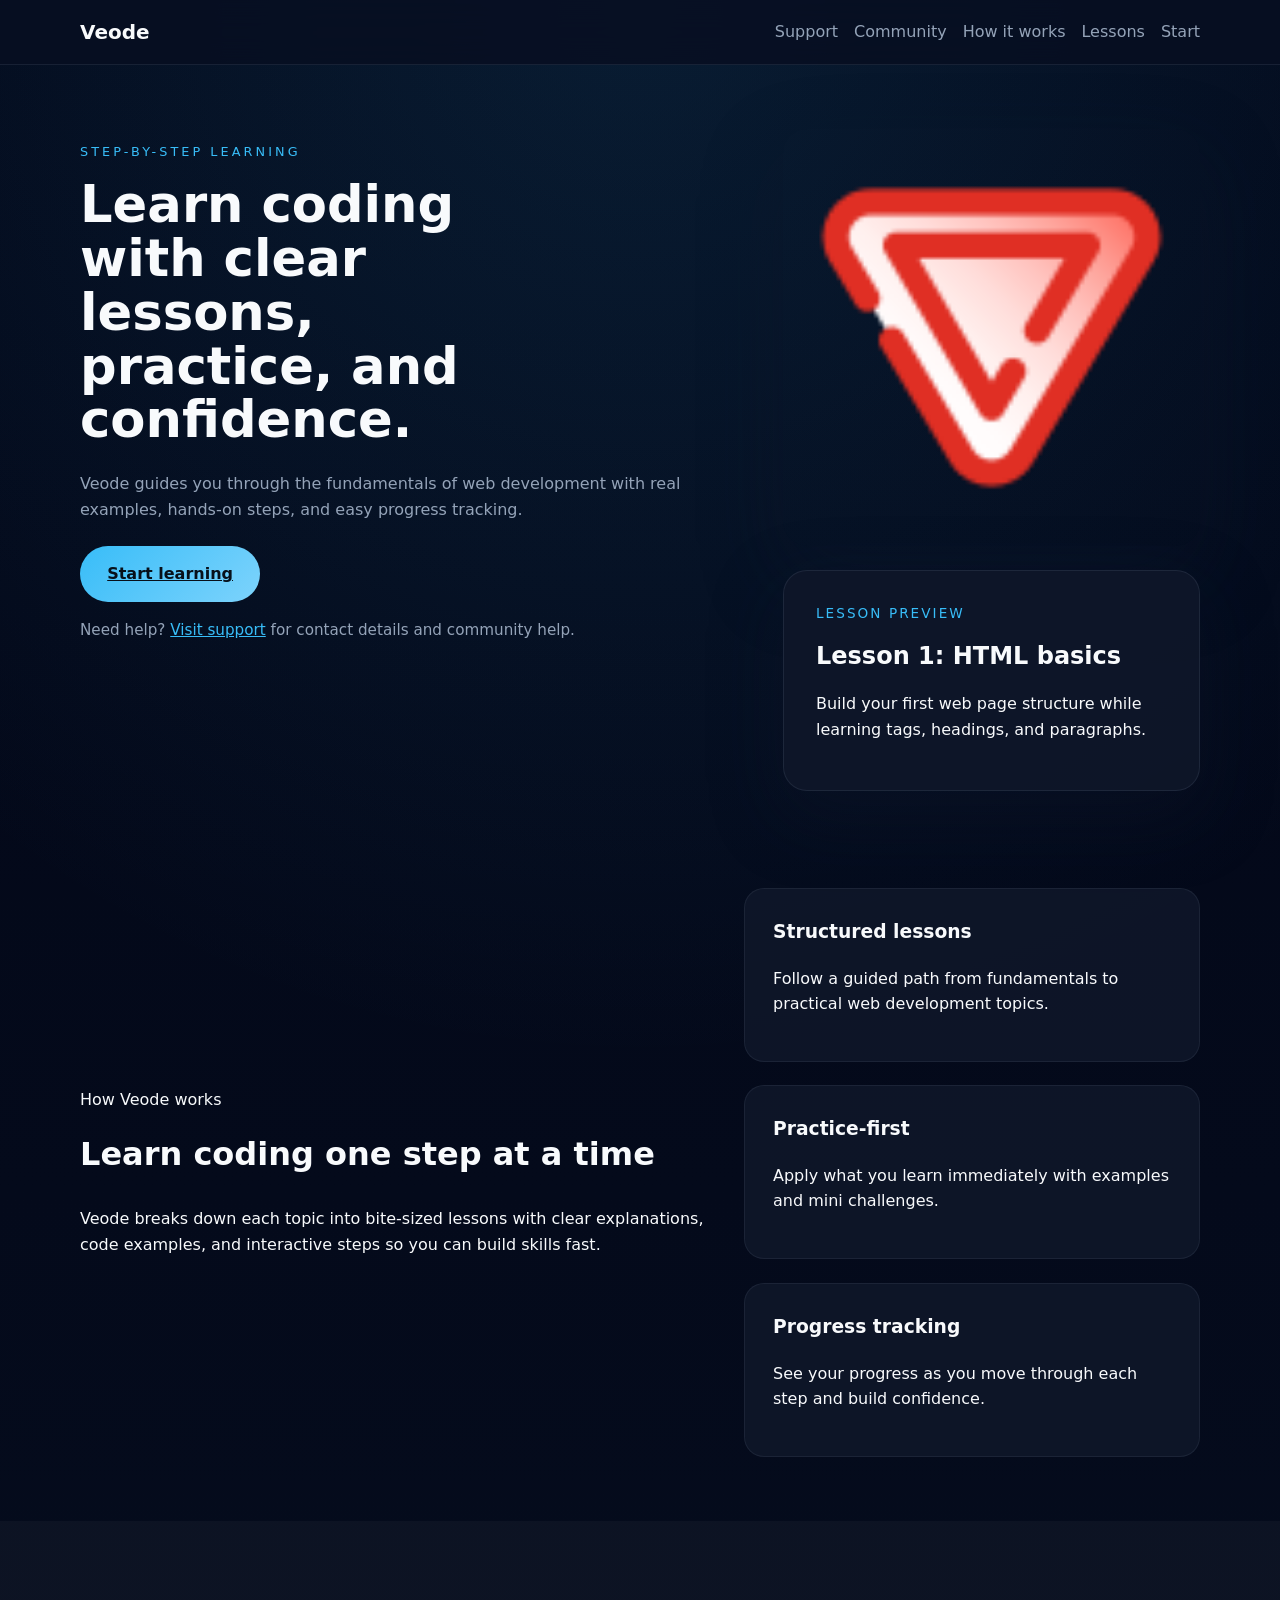
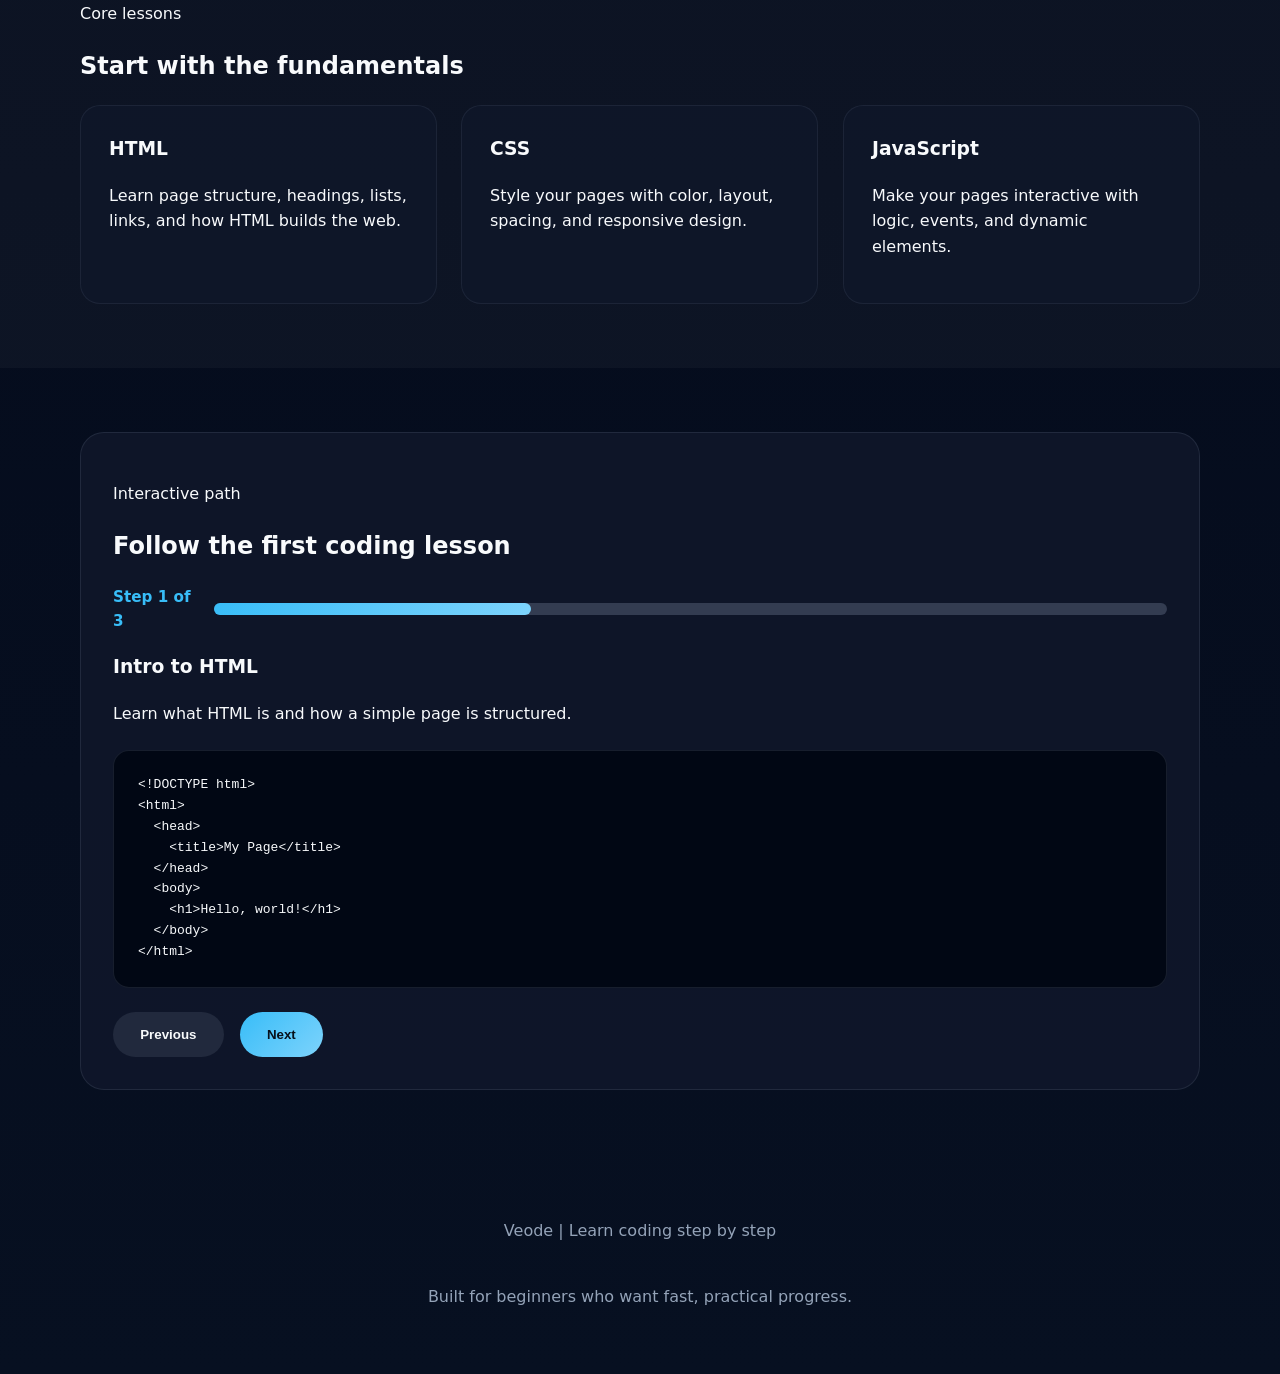
<file: index.html>
<!DOCTYPE html>
<html lang="en">
  <head>
    <meta charset="UTF-8" />
    <meta name="viewport" content="width=device-width, initial-scale=1.0" />
    <title>Veode | Learn Coding Step by Step</title>
    <link rel="icon" type="image/png" href="veode.png" />
    <link rel="stylesheet" href="style.css" />
  </head>
  <body>
    <header class="site-header">
      <div class="container header-inner">
        <a class="brand" href="#home">Veode</a>
        <button class="nav-toggle" aria-expanded="false" aria-label="Open navigation">
          <span></span>
        </button>
        <nav class="site-nav">
          <button class="nav-close" aria-label="Close navigation">×</button>
          <a href="support/">Support</a>
          <a href="community/">Community</a>
          <a href="#how-it-works">How it works</a>
          <a href="#lessons">Lessons</a>
          <a href="#start">Start</a>
        </nav>
      </div>
    </header>
    <div class="nav-backdrop" aria-hidden="true"></div>

    <main>
      <section class="hero animate fade-up" id="home">
        <div class="container hero-content">
          <div class="hero-copy-group">
            <p class="eyebrow">Step-by-step learning</p>
            <h1>Learn coding with clear lessons, practice, and confidence.</h1>
            <p class="hero-copy">
              Veode guides you through the fundamentals of web development with real examples, hands-on steps, and easy progress tracking.
            </p>
            <a class="btn btn-primary" href="#start">Start learning</a>
            <p class="support-note">
              Need help? <a href="support/">Visit support</a> for contact details and community help.
            </p>
          </div>
          <div class="hero-media">
            <img class="hero-image" src="veode.png" alt="Veode main illustration" />
            <div class="hero-card animate fade-up">
              <p class="card-label">Lesson preview</p>
              <h2>Lesson 1: HTML basics</h2>
              <p>Build your first web page structure while learning tags, headings, and paragraphs.</p>
            </div>
          </div>
        </div>
      </section>

      <section class="section" id="how-it-works">
        <div class="container section-grid">
          <div class="section-text">
            <p class="eyebrow">How Veode works</p>
            <h2>Learn coding one step at a time</h2>
            <p>
              Veode breaks down each topic into bite-sized lessons with clear explanations, code examples, and interactive steps so you can build skills fast.
            </p>
          </div>
          <div class="feature-cards">
            <article class="feature-card animate fade-up">
              <h3>Structured lessons</h3>
              <p>Follow a guided path from fundamentals to practical web development topics.</p>
            </article>
            <article class="feature-card animate fade-up">
              <h3>Practice-first</h3>
              <p>Apply what you learn immediately with examples and mini challenges.</p>
            </article>
            <article class="feature-card animate fade-up">
              <h3>Progress tracking</h3>
              <p>See your progress as you move through each step and build confidence.</p>
            </article>
          </div>
        </div>
      </section>

      <section class="section section-alt" id="lessons">
        <div class="container">
          <p class="eyebrow">Core lessons</p>
          <h2>Start with the fundamentals</h2>
          <div class="lesson-grid">
            <article class="lesson-card animate fade-up">
              <h3>HTML</h3>
              <p>Learn page structure, headings, lists, links, and how HTML builds the web.</p>
            </article>
            <article class="lesson-card animate fade-up">
              <h3>CSS</h3>
              <p>Style your pages with color, layout, spacing, and responsive design.</p>
            </article>
            <article class="lesson-card animate fade-up">
              <h3>JavaScript</h3>
              <p>Make your pages interactive with logic, events, and dynamic elements.</p>
            </article>
          </div>
        </div>
      </section>

      <section class="section animate fade-up" id="start">
        <div class="container step-section">
          <div class="step-panel animate fade-up">
            <p class="eyebrow">Interactive path</p>
            <h2>Follow the first coding lesson</h2>
            <div class="step-overview">
              <span id="step-number">Step 1</span>
              <progress id="step-progress" value="1" max="3"></progress>
            </div>
            <h3 id="step-title">Intro to HTML</h3>
            <p id="step-description">Learn what HTML is and how a simple page is structured.</p>
            <pre class="code-block" id="step-code"><code>&lt;!DOCTYPE html&gt;
&lt;html&gt;
  &lt;head&gt;&lt;title&gt;My Page&lt;/title&gt;&lt;/head&gt;
  &lt;body&gt;
    &lt;h1&gt;Hello, world!&lt;/h1&gt;
  &lt;/body&gt;
&lt;/html&gt;</code></pre>
            <div class="step-actions">
              <button class="btn btn-secondary" id="prev-step">Previous</button>
              <button class="btn btn-primary" id="next-step">Next</button>
            </div>
          </div>
        </div>
      </section>
    </main>

    <footer class="site-footer">
      <div class="container footer-inner">
        <p>Veode | Learn coding step by step</p>
        <p>Built for beginners who want fast, practical progress.</p>
      </div>
    </footer>

    <script src="script.js"></script>
  </body>
</html>
</file>
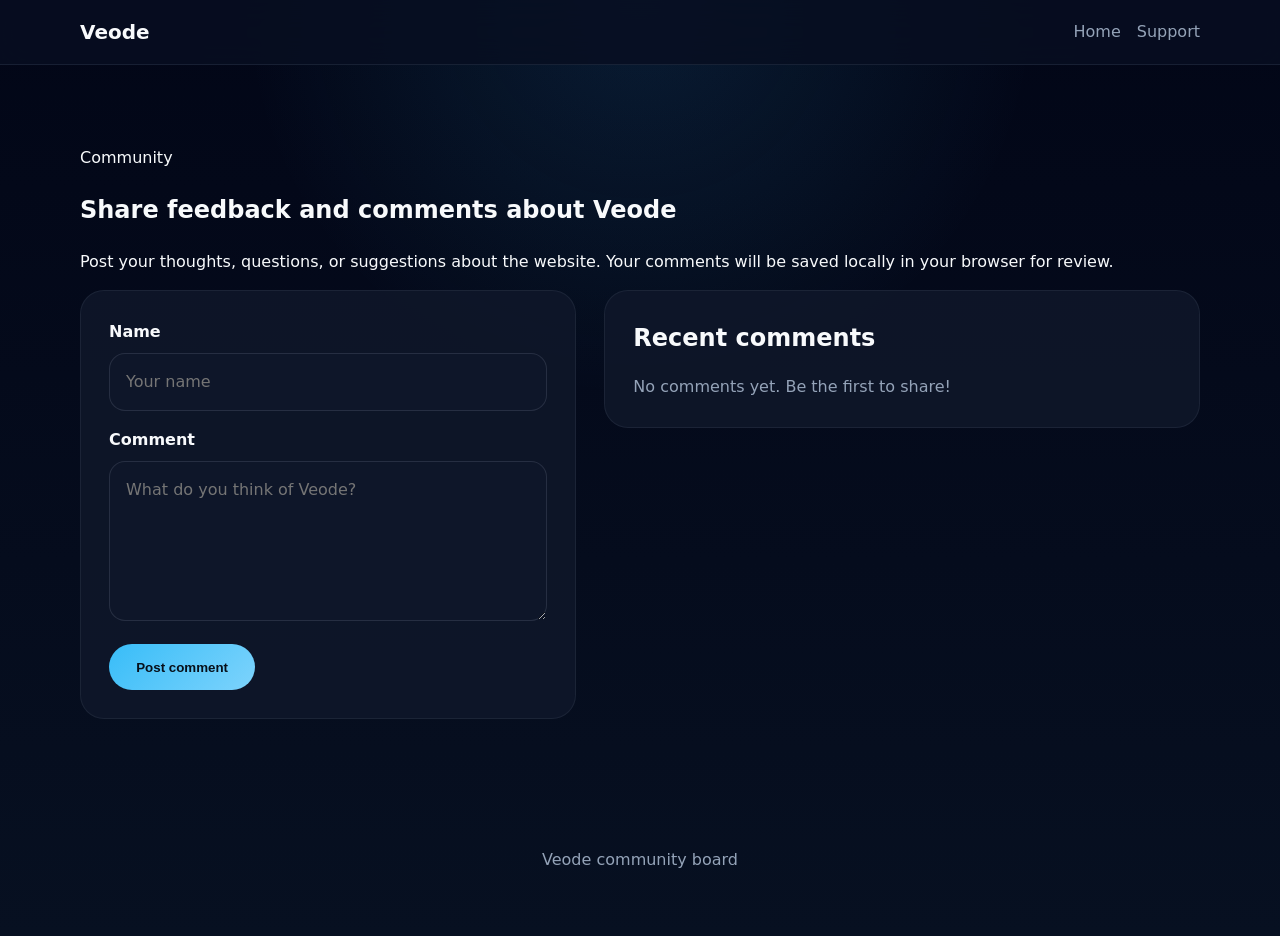
<file: community/index.html>
<!DOCTYPE html>
<html lang="en">
  <head>
    <meta charset="UTF-8" />
    <meta name="viewport" content="width=device-width, initial-scale=1.0" />
    <title>Veode Community</title>
    <link rel="icon" type="image/png" href="../veode.png" />
    <link rel="stylesheet" href="../style.css" />
  </head>
  <body>
    <header class="site-header">
      <div class="container header-inner">
        <a class="brand" href="../">Veode</a>
        <nav class="site-nav">
          <a href="../">Home</a>
          <a href="../support/">Support</a>
        </nav>
      </div>
    </header>

    <main>
      <section class="section animate fade-up">
        <div class="container">
          <p class="eyebrow">Community</p>
          <h1>Share feedback and comments about Veode</h1>
          <p>
            Post your thoughts, questions, or suggestions about the website. Your comments will be saved locally in your browser for review.
          </p>
          <div class="community-content">
            <form class="community-form" id="community-form">
              <label for="comment-name">Name</label>
              <input id="comment-name" type="text" placeholder="Your name" required />
              <label for="comment-message">Comment</label>
              <textarea id="comment-message" rows="5" placeholder="What do you think of Veode?" required></textarea>
              <button class="btn btn-primary" type="submit">Post comment</button>
            </form>

            <div class="comment-panel">
              <h2>Recent comments</h2>
              <div class="comment-list" id="comment-list">
                <p class="comment-empty">No comments yet. Be the first to share!</p>
              </div>
            </div>
          </div>
        </div>
      </section>
    </main>

    <footer class="site-footer">
      <div class="container footer-inner">
        <p>Veode community board</p>
      </div>
    </footer>
    <script src="../script.js"></script>
  </body>
</html>
</file>
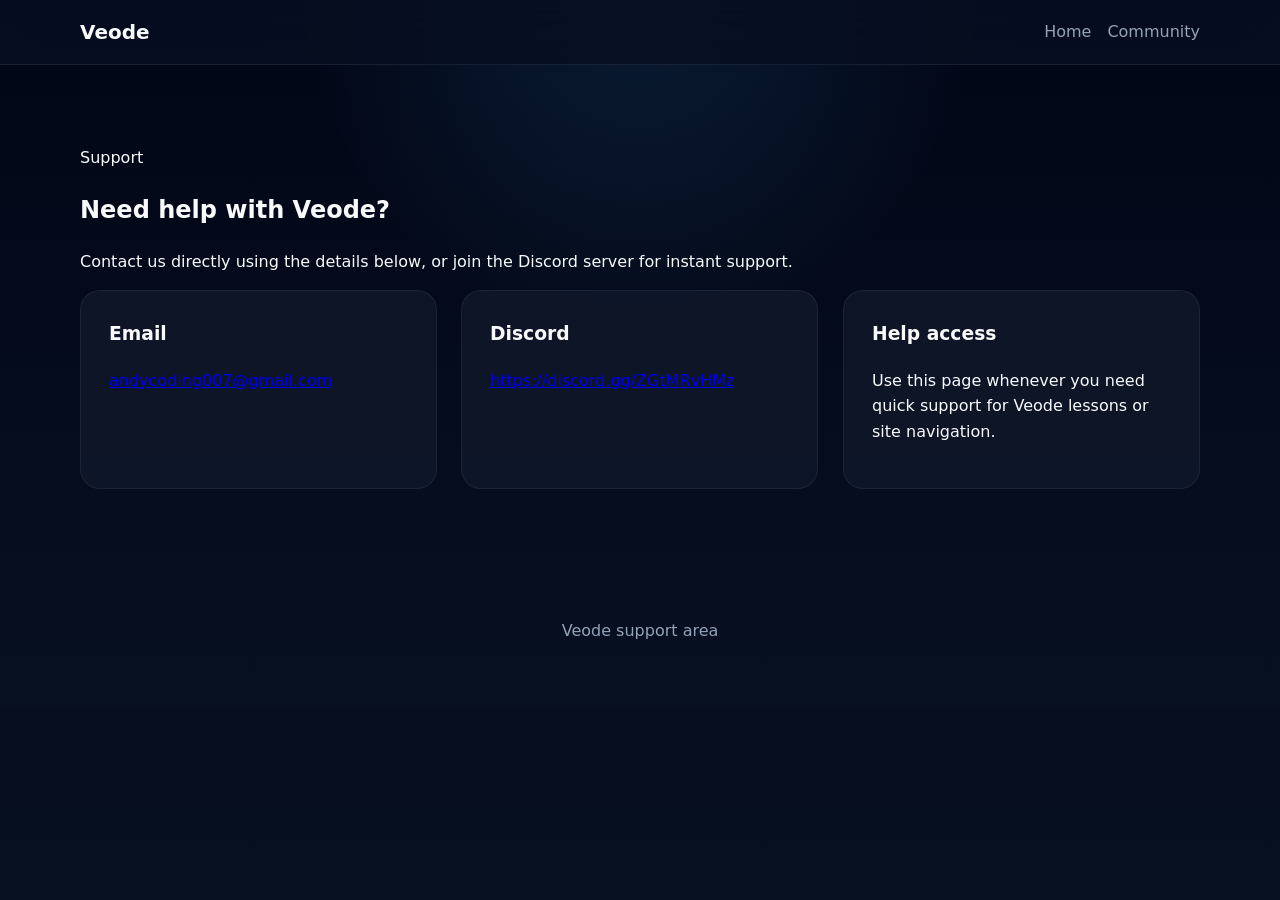
<file: support/index.html>
<!DOCTYPE html>
<html lang="en">
  <head>
    <meta charset="UTF-8" />
    <meta name="viewport" content="width=device-width, initial-scale=1.0" />
    <title>Veode Support</title>
    <link rel="icon" type="image/png" href="../veode.png" />
    <link rel="stylesheet" href="../style.css" />
  </head>
  <body>
    <header class="site-header">
      <div class="container header-inner">
        <a class="brand" href="../">Veode</a>
        <nav class="site-nav">
          <a href="../">Home</a>
          <a href="../community/">Community</a>
        </nav>
      </div>
    </header>

    <main>
      <section class="section animate fade-up">
        <div class="container">
          <p class="eyebrow">Support</p>
          <h1>Need help with Veode?</h1>
          <p>
            Contact us directly using the details below, or join the Discord server for instant support.
          </p>
          <div class="feature-cards">
            <article class="feature-card animate fade-up">
              <h3>Email</h3>
              <p><a href="mailto:andycoding007@gmail.com">andycoding007@gmail.com</a></p>
            </article>
            <article class="feature-card animate fade-up">
              <h3>Discord</h3>
              <p><a href="https://discord.gg/ZGtMRvHMz" target="_blank" rel="noopener noreferrer">https://discord.gg/ZGtMRvHMz</a></p>
            </article>
            <article class="feature-card animate fade-up">
              <h3>Help access</h3>
              <p>Use this page whenever you need quick support for Veode lessons or site navigation.</p>
            </article>
          </div>
        </div>
      </section>
    </main>

    <footer class="site-footer">
      <div class="container footer-inner">
        <p>Veode support area</p>
      </div>
    </footer>
    <script src="../script.js"></script>
  </body>
</html>
</file>
<file: style.css>
:root {
  --bg: #0f172a;
  --surface: #111827;
  --surface-soft: #1f2937;
  --text: #f8fafc;
  --muted: #94a3b8;
  --accent: #38bdf8;
  --accent-soft: #0ea5e9;
  --shadow: rgba(15, 23, 42, 0.35);
}

* {
  box-sizing: border-box;
}

html {
  scroll-behavior: smooth;
}

html,
body {
  margin: 0;
  min-height: 100%;
  font-family: Inter, system-ui, sans-serif;
  background: radial-gradient(circle at top, rgba(56, 189, 248, 0.12), transparent 35%),
    linear-gradient(180deg, #020617 0%, #071021 100%);
  color: var(--text);
}

body {
  line-height: 1.6;
}

img,
svg {
  max-width: 100%;
}

.container {
  width: min(1120px, calc(100% - 2rem));
  margin: 0 auto;
}

.site-header {
  position: sticky;
  top: 0;
  z-index: 10;
  backdrop-filter: blur(18px);
  background: rgba(8, 15, 33, 0.85);
  border-bottom: 1px solid rgba(148, 163, 184, 0.12);
}

.header-inner,
.footer-inner,
.hero-content,
.section-grid,
.step-section {
  display: flex;
  align-items: center;
  justify-content: space-between;
  gap: 1.5rem;
}

.header-inner,
.footer-inner {
  padding: 1rem 0;
}

.brand {
  font-weight: 700;
  font-size: 1.25rem;
  color: var(--text);
  text-decoration: none;
}

.site-nav {
  display: flex;
  flex-wrap: wrap;
  gap: 1rem;
}

.site-nav a {
  color: var(--muted);
  text-decoration: none;
  font-weight: 500;
}

.site-nav a:hover {
  color: var(--text);
}

.nav-backdrop {
  position: fixed;
  inset: 0;
  background: rgba(0, 0, 0, 0.45);
  opacity: 0;
  pointer-events: none;
  transition: opacity 0.3s ease;
  z-index: 18;
}

.nav-backdrop.visible {
  opacity: 1;
  pointer-events: auto;
}

body.nav-open {
  overflow: hidden;
}

.nav-toggle {
  display: none;
  align-items: center;
  justify-content: center;
  width: 2.5rem;
  height: 2.5rem;
  background: transparent;
  border: 1px solid rgba(148, 163, 184, 0.18);
  border-radius: 999px;
  cursor: pointer;
  transition: background-color 0.2s ease, border-color 0.2s ease;
  z-index: 21;
}

.nav-close {
  display: none;
}

.nav-toggle:hover,
.nav-toggle:focus-visible {
  background: rgba(255, 255, 255, 0.05);
  border-color: rgba(148, 163, 184, 0.3);
}

.nav-toggle span,
.nav-toggle span::before,
.nav-toggle span::after {
  display: block;
  width: 1.3rem;
  height: 2px;
  background: var(--text);
  transition: transform 0.25s ease, opacity 0.25s ease;
}

.nav-toggle span {
  position: relative;
}

.nav-toggle span::before,
.nav-toggle span::after {
  content: '';
  position: absolute;
  left: 0;
}

.nav-toggle span::before {
  top: -0.45rem;
}

.nav-toggle span::after {
  top: 0.45rem;
}

.nav-toggle[aria-expanded="true"] span {
  background-color: transparent;
}

.nav-toggle[aria-expanded="true"] span::before {
  transform: translateY(0.45rem) rotate(45deg);
}

.nav-toggle[aria-expanded="true"] span::after {
  transform: translateY(-0.45rem) rotate(-45deg);
}

.animate {
  opacity: 0;
  transform: translateY(24px);
  transition: opacity 0.85s ease-out, transform 0.85s ease-out;
  will-change: opacity, transform;
}

.animate.visible {
  opacity: 1;
  transform: translateY(0);
}

.animate.fade-left {
  transform: translateX(-28px);
}

.animate.fade-right {
  transform: translateX(28px);
}

.hero {
  padding: 4rem 0 2rem;
}

.hero-content {
  align-items: flex-start;
  gap: 2rem;
}

.hero-media {
  display: grid;
  gap: 1.5rem;
  justify-items: center;
}

.hero-image {
  width: min(100%, 30rem);
  border-radius: 1.5rem;
  box-shadow: 0 32px 80px rgba(15, 23, 42, 0.35);
}

.hero-copy-group {
  max-width: 42rem;
}

.hero .eyebrow {
  text-transform: uppercase;
  letter-spacing: 0.24em;
  font-size: 0.8rem;
  color: var(--accent);
  margin-bottom: 1rem;
}

.hero h1 {
  margin: 0;
  font-size: clamp(2.75rem, 4vw, 4.5rem);
  line-height: 1.05;
  max-width: 12ch;
}

.hero-copy {
  max-width: 45rem;
  margin: 1.5rem 0;
  color: var(--muted);
}

.btn {
  display: inline-flex;
  align-items: center;
  justify-content: center;
  border: none;
  border-radius: 999px;
  padding: 0.95rem 1.7rem;
  font-weight: 600;
  cursor: pointer;
  transition: transform 0.2s ease, background-color 0.2s ease;
}

.btn:hover {
  transform: translateY(-1px);
}

.btn-primary {
  background: linear-gradient(135deg, var(--accent), #7dd3fc);
  color: #07101a;
}

.btn-secondary {
  background: rgba(148, 163, 184, 0.14);
  color: var(--text);
}

.support-note {
  margin-top: 1rem;
  color: var(--muted);
  font-size: 0.95rem;
}

.support-note a {
  color: var(--accent);
  text-decoration: underline;
}

.support-note a:hover {
  color: #7dd3fc;
}

.hero-card {
  max-width: 28rem;
  background: rgba(15, 23, 42, 0.9);
  border: 1px solid rgba(148, 163, 184, 0.12);
  border-radius: 1.5rem;
  padding: 2rem;
  box-shadow: 0 24px 70px var(--shadow);
}

.hero-card .card-label {
  margin: 0 0 0.75rem;
  font-size: 0.85rem;
  color: var(--accent);
  text-transform: uppercase;
  letter-spacing: 0.15em;
}

.hero-card h2 {
  margin: 0 0 0.75rem;
}

.section {
  padding: 4rem 0;
}

.section-alt {
  background: rgba(255, 255, 255, 0.03);
}

.section-text {
  max-width: 40rem;
}

.section-text h2 {
  margin-top: 0.25rem;
  font-size: clamp(2rem, 2.5vw, 2.75rem);
}

.feature-cards,
.lesson-grid {
  display: grid;
  gap: 1.5rem;
}

.feature-cards {
  grid-template-columns: repeat(auto-fit, minmax(220px, 1fr));
}

.community-content {
  display: grid;
  grid-template-columns: minmax(260px, 1fr) minmax(320px, 1.2fr);
  gap: 1.75rem;
  align-items: start;
}

.community-form,
.comment-panel {
  background: rgba(15, 23, 42, 0.9);
  border: 1px solid rgba(148, 163, 184, 0.1);
  border-radius: 1.5rem;
  padding: 1.75rem;
}

.community-form label {
  display: block;
  margin-bottom: 0.5rem;
  font-weight: 600;
  color: var(--text);
}

.community-form input,
.community-form textarea {
  width: 100%;
  border: 1px solid rgba(148, 163, 184, 0.18);
  border-radius: 1rem;
  background: rgba(15, 23, 42, 0.95);
  color: var(--text);
  padding: 0.95rem 1rem;
  margin-bottom: 1rem;
  font: inherit;
}

.community-form textarea {
  resize: vertical;
  min-height: 10rem;
}

.comment-panel h2 {
  margin-top: 0;
  margin-bottom: 1rem;
}

.comment-list {
  display: grid;
  gap: 1rem;
}

.comment-card {
  background: rgba(8, 15, 33, 0.95);
  border: 1px solid rgba(148, 163, 184, 0.1);
  border-radius: 1.25rem;
  padding: 1.25rem;
}

.comment-card strong {
  display: block;
  margin-bottom: 0.25rem;
  color: var(--text);
}

.comment-card time {
  display: block;
  margin-bottom: 0.75rem;
  color: var(--muted);
  font-size: 0.85rem;
}

.comment-empty {
  margin: 0;
  color: var(--muted);
}

.feature-card,
.lesson-card {
  background: rgba(15, 23, 42, 0.9);
  border: 1px solid rgba(148, 163, 184, 0.1);
  border-radius: 1.25rem;
  padding: 1.75rem;
}

.feature-card h3,
.lesson-card h3 {
  margin-top: 0;
}

.lesson-grid {
  grid-template-columns: repeat(auto-fit, minmax(220px, 1fr));
}

.step-section {
  flex-direction: column;
  align-items: stretch;
}

.step-panel {
  background: rgba(15, 23, 42, 0.94);
  border: 1px solid rgba(148, 163, 184, 0.14);
  border-radius: 1.5rem;
  padding: 2rem;
  width: 100%;
}

.step-overview {
  display: flex;
  align-items: center;
  gap: 1rem;
  margin: 1rem 0 0.75rem;
}

#step-number {
  font-weight: 700;
  font-size: 0.95rem;
  color: var(--accent);
}

progress {
  width: 100%;
  appearance: none;
  height: 0.75rem;
  border-radius: 999px;
  background: rgba(148, 163, 184, 0.15);
}

progress::-webkit-progress-bar {
  background: rgba(148, 163, 184, 0.15);
  border-radius: 999px;
}

progress::-webkit-progress-value {
  background: linear-gradient(135deg, var(--accent), #7dd3fc);
  border-radius: 999px;
}

.code-block {
  margin: 1.5rem 0;
  background: #010714;
  border: 1px solid rgba(148, 163, 184, 0.15);
  border-radius: 1rem;
  padding: 1.5rem;
  overflow-x: auto;
}

.code-block code {
  color: #e2e8f0;
  display: block;
  white-space: pre-wrap;
}

.step-actions {
  display: flex;
  flex-wrap: wrap;
  gap: 1rem;
}

.site-footer {
  padding: 2rem 0;
}

.footer-inner {
  flex-direction: column;
  gap: 0.5rem;
  color: var(--muted);
}

@media (max-width: 900px) {
  .header-inner,
  .hero-content,
  .section-grid {
    flex-direction: column;
    align-items: flex-start;
  }

  .community-content {
    grid-template-columns: 1fr;
  }

  .header-inner {
    align-items: center;
  }

  .site-header {
    padding: 0 1rem;
  }

  .site-nav {
    position: fixed;
    top: 0;
    right: 0;
    height: 100vh;
    width: min(320px, 85vw);
    max-width: 320px;
    display: flex;
    flex-direction: column;
    align-items: stretch;
    justify-content: flex-start;
    gap: 1rem;
    padding: 5.25rem 1.25rem 1.5rem;
    background: rgba(8, 15, 33, 0.98);
    border-left: 1px solid rgba(148, 163, 184, 0.12);
    box-shadow: -20px 0 40px rgba(0, 0, 0, 0.35);
    transform: translateX(100%);
    opacity: 0;
    transition: transform 0.32s cubic-bezier(0.33, 1, 0.68, 1), opacity 0.28s ease;
    z-index: 20;
  }

  .site-nav.open {
    transform: translateX(0);
    opacity: 1;
  }

  .site-nav a,
  .nav-close {
    opacity: 0;
    transform: translateX(12px);
    transition: transform 0.28s ease, opacity 0.28s ease;
  }

  .site-nav.open a,
  .site-nav.open .nav-close {
    opacity: 1;
    transform: translateX(0);
  }

  .site-nav.open .nav-close {
    transition-delay: 0.05s;
  }

  .nav-close {
    display: none;
  }

  .site-nav.open a:nth-child(2) {
    transition-delay: 0.1s;
  }

  .site-nav.open a:nth-child(3) {
    transition-delay: 0.15s;
  }

  .site-nav.open a:nth-child(4) {
    transition-delay: 0.2s;
  }

  .nav-close {
    align-self: flex-end;
    background: transparent;
    border: none;
    color: var(--text);
    font-size: 1.75rem;
    font-weight: 700;
    padding: 0.5rem;
    margin: 0;
    cursor: pointer;
  }

  .nav-close:hover,
  .nav-close:focus-visible {
    color: #7dd3fc;
  }

  .site-nav a {
    width: 100%;
    text-align: left;
    padding: 0.9rem 1rem;
    border-radius: 999px;
  }

  .site-nav a:hover {
    background: rgba(255, 255, 255, 0.04);
  }

  .nav-toggle {
    display: inline-flex;
    margin-left: auto;
    z-index: 21;
  }

  .nav-close {
    display: inline-flex;
  }

  .hero-copy-group,
  .hero-media,
  .hero-card,
  .step-panel {
    width: 100%;
  }

  .hero-content {
    gap: 2rem;
  }

  .hero-media {
    justify-items: center;
  }

  .hero-image {
    width: 100%;
    max-width: 28rem;
  }
}

@media (max-width: 768px) {
  .hero {
    padding: 3rem 0 1.5rem;
  }

  .hero-copy-group {
    max-width: 100%;
    text-align: center;
  }

  .hero h1 {
    font-size: clamp(2.25rem, 7vw, 3.5rem);
    max-width: 100%;
  }

  .hero-copy,
  .section-text,
  .feature-cards,
  .lesson-grid {
    width: 100%;
  }

  .section-text {
    max-width: 100%;
    text-align: center;
  }

  .feature-cards,
  .lesson-grid {
    grid-template-columns: 1fr;
  }

  .step-overview {
    flex-direction: column;
    align-items: stretch;
  }

  .step-actions {
    flex-direction: column;
  }

  .btn {
    width: 100%;
  }

  .support-note {
    text-align: center;
  }

  .footer-inner {
    align-items: center;
    text-align: center;
  }
}

@media (max-width: 520px) {
  .container {
    width: calc(100% - 1.25rem);
  }

  .hero h1 {
    font-size: 2.25rem;
  }

  .hero-copy {
    margin: 1rem 0 1.25rem;
  }

  .hero-image {
    border-radius: 1.25rem;
  }

  .hero-card,
  .feature-card,
  .lesson-card,
  .step-panel {
    padding: 1.5rem;
  }

  .code-block {
    padding: 1rem;
    font-size: 0.95rem;
  }
}
</file>
